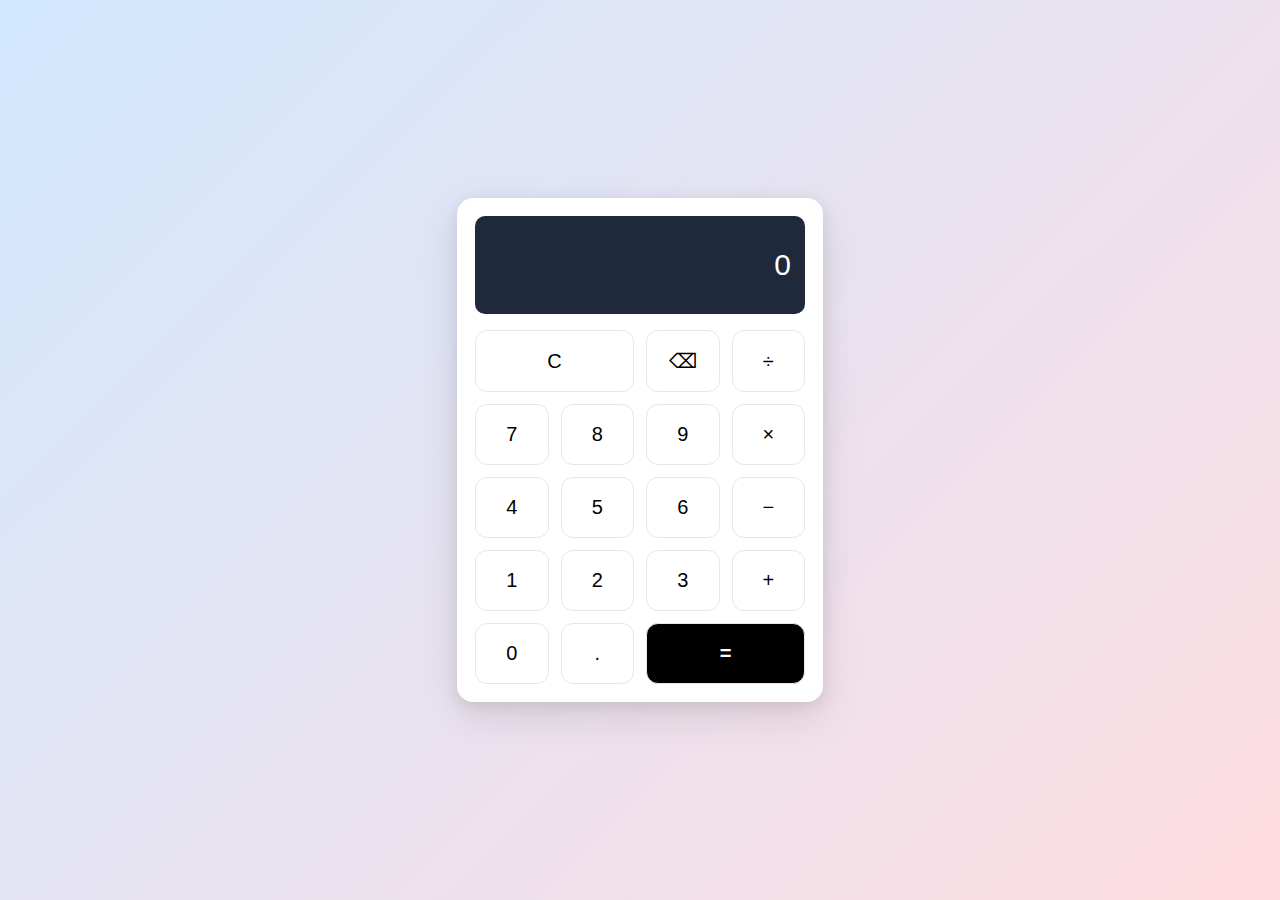
<file: index.html>
<!doctype html>
<html lang="en">
<head>
  <meta charset="utf-8" />
  <meta name="viewport" content="width=device-width,initial-scale=1" />
  <title>Simple Calculator</title>
  <link rel="stylesheet" href="style.css" />
</head>
<body>
  <main class="calc-container">
    <div class="display" id="display">0</div>
    <div class="buttons">
      <button class="btn wide" data-action="clear">C</button>
      <button class="btn" data-action="back">⌫</button>
      <button class="btn" data-value="/">÷</button>

      <button class="btn" data-value="7">7</button>
      <button class="btn" data-value="8">8</button>
      <button class="btn" data-value="9">9</button>
      <button class="btn" data-value="*">×</button>

      <button class="btn" data-value="4">4</button>
      <button class="btn" data-value="5">5</button>
      <button class="btn" data-value="6">6</button>
      <button class="btn" data-value="-">−</button>

      <button class="btn" data-value="1">1</button>
      <button class="btn" data-value="2">2</button>
      <button class="btn" data-value="3">3</button>
      <button class="btn" data-value="+">+</button>

      <button class="btn" data-value="0">0</button>
      <button class="btn" data-value=".">.</button>
      <button class="btn equal" data-action="calculate">=</button>
    </div>
  </main>

  <script src="script.js"></script>
</body>
</html>
</file>
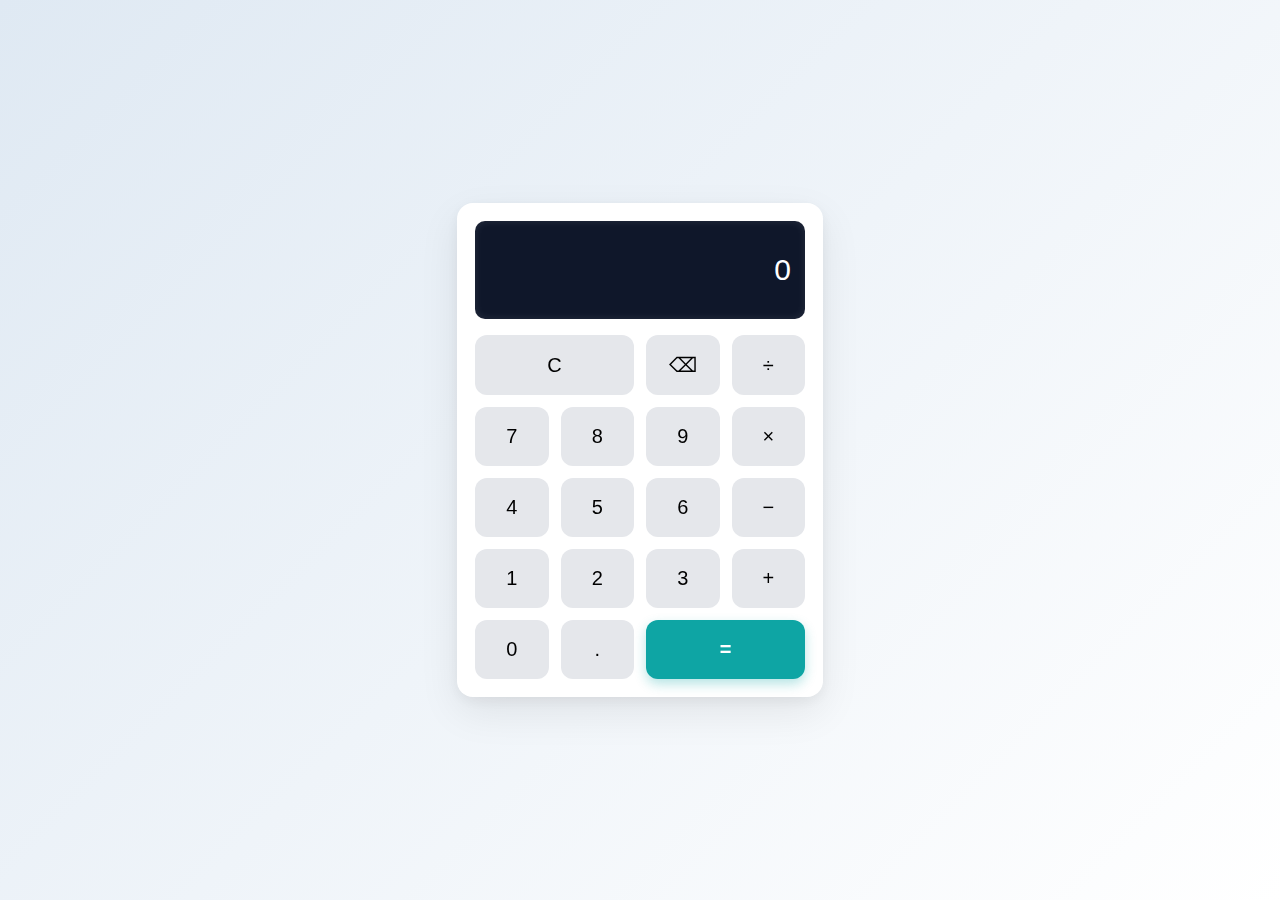
<file: calculator/index.html>
<!doctype html>
<html lang="en">
<head>
  <meta charset="utf-8" />
  <meta name="viewport" content="width=device-width,initial-scale=1" />
  <title>Simple Calculator</title>
  <link rel="stylesheet" href="style.css" />
</head>
<body>
  <main class="calc-container">
    <div class="display" id="display">0</div>
    <div class="buttons">
      <button class="btn wide" data-action="clear">C</button>
      <button class="btn" data-action="back">⌫</button>
      <button class="btn" data-value="/">÷</button>

      <button class="btn" data-value="7">7</button>
      <button class="btn" data-value="8">8</button>
      <button class="btn" data-value="9">9</button>
      <button class="btn" data-value="*">×</button>

      <button class="btn" data-value="4">4</button>
      <button class="btn" data-value="5">5</button>
      <button class="btn" data-value="6">6</button>
      <button class="btn" data-value="-">−</button>

      <button class="btn" data-value="1">1</button>
      <button class="btn" data-value="2">2</button>
      <button class="btn" data-value="3">3</button>
      <button class="btn" data-value="+">+</button>

      <button class="btn" data-value="0">0</button>
      <button class="btn" data-value=".">.</button>
      <button class="btn equal" data-action="calculate">=</button>
    </div>
  </main>

  <script src="script.js"></script>
</body>
</html>
</file>
<file: style.css>
:root{
  font-family: "Poppins", Arial, Helvetica, sans-serif;
  --bg:#f3f4f6;
  --card:#ffffff;

  --btn-bg:#ffffff;     /* WHITE button background */
  --btn-text:#000000;   /* BLACK text */
  --btn-border:#e5e7eb;
}

body{
  display:flex;
  min-height:100vh;
  align-items:center;
  justify-content:center;
  background:linear-gradient(135deg,#d1e8ff,#ffdde1);
  margin:0;
}

/* Calculator Container */
.calc-container{
  width:330px;
  background:var(--card);
  padding:18px;
  border-radius:16px;
  box-shadow:
    0 15px 40px rgba(0,0,0,.1),
    0 4px 15px rgba(0,0,0,.08);
}

/* Display */
.display{
  height:70px;
  background:#1e293b;
  color:#ffffff;
  font-size:30px;
  border-radius:10px;
  padding:14px;
  display:flex;
  align-items:center;
  justify-content:flex-end;
}

/* Buttons Grid */
.buttons{
  display:grid;
  grid-template-columns:repeat(4,1fr);
  gap:12px;
  margin-top:16px;
}

/* Common Button */
.btn{
  padding:18px;
  border-radius:12px;
  border:1px solid var(--btn-border);
  font-size:20px;
  cursor:pointer;
  transition:.25s;
  background:var(--btn-bg);   /* WHITE */
  color:var(--btn-text);     /* BLACK */
  font-weight:500;
}

/* Number Buttons */
.num{
  background:var(--btn-bg);
}

/* Operator Buttons */
.op{
  background:var(--btn-bg);
}

/* Clear Button */
.clr{
  background:#fef2f2;
}

/* Equal Button */
.equal{
  background:#000000;
  color:#ffffff;
  font-weight:600;
  grid-column:span 2;
}

/* Hover Effect */
.btn:hover{
  background:#f3f4f6;
  transform:scale(1.05);
  box-shadow:0 5px 12px rgba(0,0,0,0.15);
}

/* Active Effect */
.btn:active{
  transform:scale(.96);
}

/* Wide Button (0) */
.btn.wide{
  grid-column:span 2;
}
</file>
<file: calculator/style.css>
:root{
  font-family: "Poppins", Arial, Helvetica, sans-serif;
  --bg:#f3f4f6;
  --card:#ffffff;
  --btn:#e5e7eb;
  --accent:#0ea5a4;
}

body{
  display:flex;
  min-height:100vh;
  align-items:center;
  justify-content:center;
  background:linear-gradient(135deg,#dfe9f3,#ffffff);
  margin:0;
}

.calc-container{
  width:330px;
  background:var(--card);
  padding:18px;
  border-radius:16px;
  box-shadow:
    0 15px 40px rgba(0,0,0,.08),
    0 4px 15px rgba(0,0,0,.06);
  backdrop-filter: blur(8px);
  transition:.3s;
}

.calc-container:hover{
  transform:translateY(-3px);
}

.display{
  height:70px;
  background:#0f172a;
  color:#fff;
  font-size:30px;
  border-radius:10px;
  padding:14px;
  display:flex;
  align-items:center;
  justify-content:flex-end;
  overflow:hidden;
  box-shadow: inset 0 0 8px rgba(255,255,255,0.1);
}

.buttons{
  display:grid;
  grid-template-columns:repeat(4,1fr);
  gap:12px;
  margin-top:16px;
}

.btn{
  padding:18px;
  border-radius:12px;
  border:0;
  background:var(--btn);
  font-size:20px;
  cursor:pointer;
  transition:.2s;
}

.btn:hover{
  background:#d1d5db;
  transform:scale(1.04);
}

.btn:active{
  transform:scale(.97);
}

.btn.wide{
  grid-column:span 2;
}

.btn.equal{
  grid-column:span 2;
  background:var(--accent);
  color:#fff;
  font-weight:600;
  box-shadow:0 5px 12px rgba(14,165,164,0.3);
}
</file>
